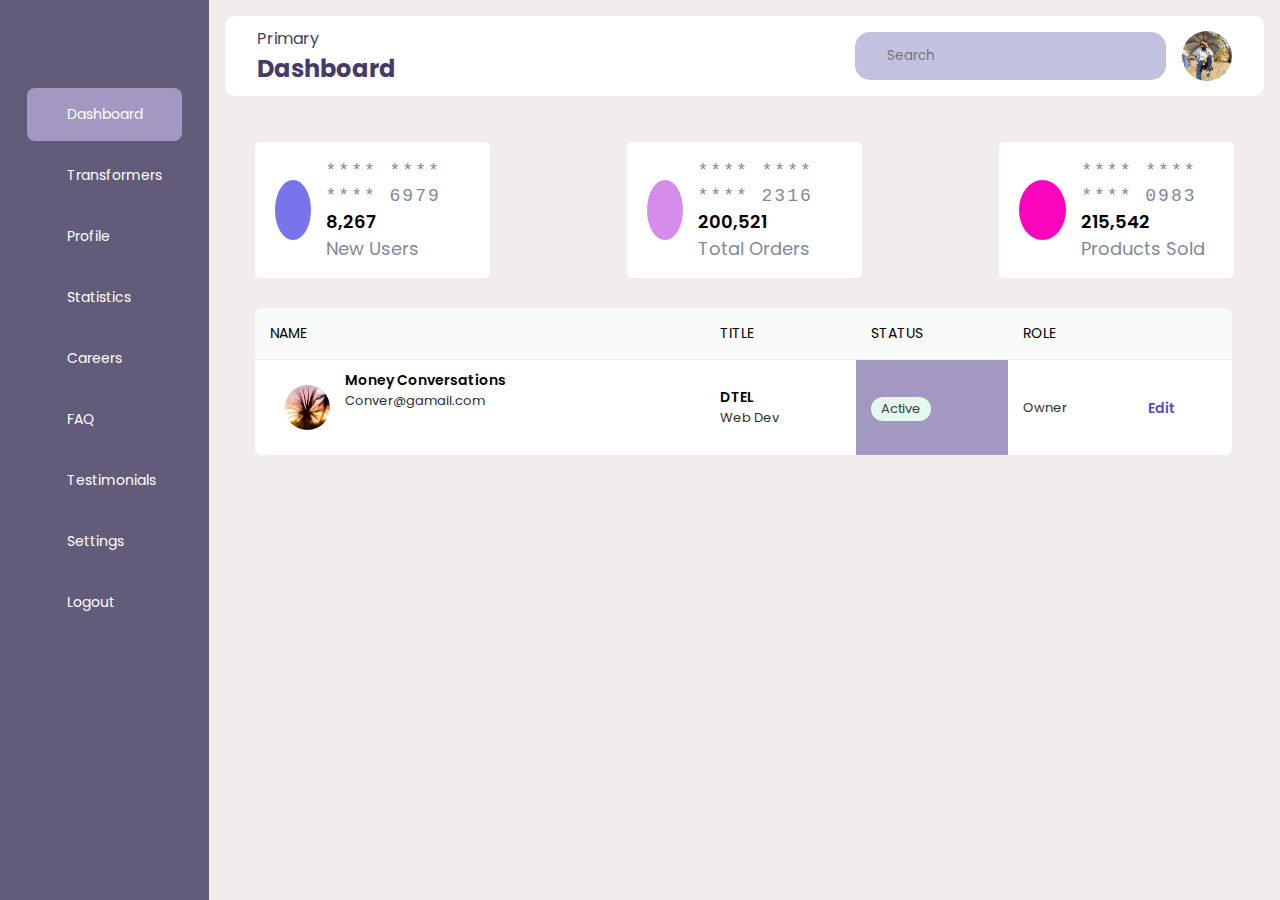
<file: dash/index.html>
<!DOCTYPE html>
<html lang="en">
<head>
  <meta charset="UTF-8" />
  <title>Dashboard Design | By code inf</title>
  <!-- Import Google Fonts -->
  <link rel="stylesheet" href="https://fonts.googleapis.com/css?family=Poppins" />
  <!-- Font Awesome CDN link -->
  <link rel="stylesheet" href="https://cdnjs.cloudflare.com/ajax/libs/font-awesome/6.5.1/css/all.min.css" integrity="sha512-DTOQO9RWCH3ppGqcWaEA1BIZOC6xxalwEsw9c2QQeAIftl+Vegovlnee1c9QX4TctnWMn13TZye+giMm8e2LwA==" crossorigin="anonymous" referrerpolicy="no-referrer" />
  <!-- Internal CSS -->
  <style>
    /* Import Google fonts */
    @import url('https://fonts.googleapis.com/css?family=Poppins');

    * {
      margin: 0;
      padding: 0;
      border: none;
      outline: none;
      box-sizing: border-box;
      font-family: "Poppins", sans-serif;
    }

    body {
      display: flex;
    }

    .sidebar {
      position: sticky;
      top: 0;
      left: 0;
      bottom: 0;
      width: 90px;
      height: 100vh;
      padding: 0 1.7rem;
      color: #fff;
      overflow: hidden;
      transition: all 0.5s linear;
      background: rgb(98, 92, 122);
    }

    .sidebar:hover {
      width: 240px;
      transition: 0.5s;
    }

    .log {
      height: 80px;
      padding: 16px;
    }

    .menu {
      height: 78%;
      position: relative;
      list-style: none;
      padding: 0;
    }

    .menu li {
      padding: 1rem;
      margin: 8px 0;
      border-radius: 8px;
      transition: all 0.5s ease-in-out;
    }

    .menu li:hover,
    .active {
      background: #a398c2;
    }

    .menu a {
      color: #fff;
      font-size: 14px;
      text-decoration: none;
      display: flex;
      align-items: center;
      gap: 1.5rem;
    }

    .menu a span {
      overflow: hidden;
    }

    .menu a i {
      font-size: 1.2rem;
    }

    /* Main body section */
    .main--content {
      position: relative;
      background: #f1eded;
      width: 100%;
      padding: 1rem;
    }

    .header--wrapper img {
      width: 50px;
      height: 50px;
      cursor: pointer;
      border-radius: 50%;
    }

    .header--wrapper {
      display: flex;
      justify-content: space-between;
      align-items: center;
      flex-wrap: wrap;
      background: #fff;
      border-radius: 10px;
      padding: 10px 2rem;
      margin-bottom: 1rem;
    }

    .header--title {
      color: #463b68;
    }

    .user--info {
      display: flex;
      align-items: center;
      gap: 1rem;
    }

    .search--box {
      background: rgb(194, 193, 224);
      border-radius: 15px;
      color: rgba(113, 99, 186, 255);
      display: flex;
      align-items: center;
      gap: 10px;
      padding: 4px 12px;
    }

    .search--box input {
      background: transparent;
      padding: 10px;
    }

    .search--box i {
      font-size: 1.2rem;
      cursor: pointer;
      transition: all 0.5s ease-out;
    }

    .search--box i:hover {
      transform: scale(1.1);
    }

    /* Card container */
    .card--container {
      background: #fff;
      padding: 2rem;
      border-radius: 10px;
    }

    .card--wrapper {
      display: flex;
      flex-wrap: wrap;
      gap: 1rem;
    }

    .main--title {
      color: rgba(113, 99, 186, 255);
      padding-bottom: 10px;
      font-size: 15px;
    }

    .payment--card {
      background: rgb(229, 223, 223);
      border-radius: 10px;
      padding: 1.2rem;
      width: 290px;
      height: 150px;
      display: flex;
      flex-direction: column;
      justify-content: space-between;
      transition: all 0.5s ease-in-out;
    }

    .payment--card:hover {
      transform: translateY(-5px);
    }

    .card--header {
      display: flex;
      justify-content: space-between;
      align-items: center;
      margin-bottom: 20px;
    }

    .amount {
      display: flex;
      flex-direction: column;
    }

    .title {
      font-size: 12px;
      font-weight: 200;
    }

    .amount--value {
      font-size: 24px;
      font-family: "Courier New", Courier, monospace;
      font-weight: 600;
    }

    .icon {
      color: #f8fdf7;
      padding: 1rem;
      height: 60px;
      width: 60px;
      text-align: center;
      border-radius: 50%;
      font-size: 1.5rem;
      background: red;
    }

    .card-detail {
      font-size: 18px;
      color: #777777;
      letter-spacing: 2px;
      font-family: "Courier New", Courier, monospace;
    }

    /* Skillful */
    .i-name {
      color: #444a53;
      padding: 30px 30px 0 30px;
      font-size: 24px;
      font-weight: 700;
    }

    .values {
      padding: 30px 30px 0 30px;
      display: flex;
      justify-content: space-between;
      align-items: center;
      flex-wrap: wrap;
    }

    .values .val-box {
      background: #fff;
      width: 235px;
      padding: 16px 20px;
      border-radius: 5px;
      display: flex;
      justify-content: flex-start;
      align-items: center;
    }

    .values .val-box i {
      font-size: 25px;
      width: 60px;
      height: 60px;
      line-height: 60px;
      border-radius: 50%;
      text-align: center;
      color: #fff;
      margin-right: 15px;
    }

    .val-box {
      flex-direction: row;
      justify-content: space-evenly;
      transition: all 0.5s ease-in-out;
    }

    .val-box:hover {
      transform: translateY(-5px);
    }

    .values .val-box:nth-child(1) i {
      background: #7874EC;
    }

    .values .val-box:nth-child(2) i {
      background: #d58ceb;
    }

    .values .val-box:nth-child(3) i {
      background: #fa05bd;
    }

    .values .val-box:nth-child(4) i {
      background: #cf20c7;
    }

    .values .val-box h3 {
      font-size: 18px;
      font-weight: 600;
    }

    .values .val-box span {
      font-size: 18px;
      color: #828997;
    }

    .card-detail {
      color: #444a53;
    }

    .board {
      width: 94%;
      margin: 30px 0 30px 30px;
      overflow: auto;
      background: #fff;
      border-radius: 8px;
    }

    .board img {
      width: 45px;
      height: 45px;
      object-fit: cover;
      border-radius: 50%;
      margin: 15px;
    }

    .board h5 {
      font-weight: 600;
      font-size: 14px;
    }

    .board p {
      font-weight: 400;
      font-size: 13px;
      color: #2e2e30;
    }

    .board .people {
      display: flex;
      justify-content: flex-start;
      text-align: start;
    }

    table {
      border-collapse: collapse;
    }

    tr {
      border-bottom: 1px solid #eef0f3;
    }

    thead td {
      font-size: 14px;
      text-transform: uppercase;
      font-weight: 400;
      background: #f9fafa;
      padding: 15px;
    }

    tbody tr td {
      padding: 10px 15px;
    }

    .active p {
      background: #e5f8eb;
      padding: 2px 10px;
      display: inline-block;
      border-radius: 40px;
      color: #354144;
    }

    .active {
      transition: all 0.5s ease-in-out;
    }

    .edit a {
      text-decoration: none;
      font-size: 14px;
      color: #554cd1;
      font-weight: 600;
    }
  </style>
</head>
<body>
  <div class="sidebar">
    <div class="log"></div>
    <ul class="menu">
      <li class="active">
        <a href="#">
          <i class="fas fa-tachometer-alt"></i>
          <span>Dashboard</span>
        </a>
      </li>
      <li>
        <a href="goonerwashe.html">
          <i class="fas fa-robot"></i>
          <span>Transformers</span>
        </a>
      </li>
      <li>
        <a href="profile.html">
          <i class="fas fa-user"></i>
          <span>Profile</span>
        </a>
      </li>
      <li>
        <a href="statistics.html">
          <i class="fas fa-chart-bar"></i>
          <span>Statistics</span>
        </a>
      </li>
      <li>
        <a href="careers.html">
          <i class="fas fa-briefcase"></i>
          <span>Careers</span>
        </a>
      </li>
      <li>
        <a href="FAQ.html">
          <i class="fas fa-question-circle"></i>
          <span>FAQ</span>
        </a>
      </li>
      <li>
        <a href="testimonials.html">
          <i class="fas fa-star"></i>
          <span>Testimonials</span>
        </a>
      </li>
      <li>
        <a href="settings.html">
          <i class="fas fa-cog"></i>
          <span>Settings</span>
        </a>
      </li>
      <li class="logout">
        <a href="Node.js">
          <i class="fas fa-sign-out-alt"></i>
          <span>Logout</span>
        </a>
      </li>
    </ul>
  </div>
  <div class="main--content">
    <div class="header--wrapper">
      <div class="header--title">
        <span>Primary</span>
        <h2>Dashboard</h2>
      </div>
      <div class="user--info">
        <div class="search--box">
          <i class="fa-solid fa-search"></i>
          <input type="text" placeholder="Search" />
        </div>
        <img src="pics/img2.jpg" alt="" />
      </div>
    </div>

    <div class="values">
      <div class="val-box">
        <i class="fas fa-users"></i>
        <div>
          <span class="card-detail">**** **** **** 6979</span>
          <h3>8,267</h3>
          <span>New Users</span>
        </div>
      </div>
      <div class="val-box">
        <i class="fas fa-shopping-cart"></i>
        <div>
          <span class="card-detail">**** **** **** 2316</span>
          <h3>200,521</h3>
          <span>Total Orders</span>
        </div>
      </div>
      <div class="val-box">
        <i class="fas fa-list icon"></i>
        <div>
          <span class="card-detail">**** **** **** 0983</span>
          <h3>215,542</h3>
          <span>Products Sold</span>
        </div>
      </div>
    </div>

    <div class="board">
      <table width="100%">
        <thead>
          <tr>
            <td>Name</td>
            <td>Title</td>
            <td>Status</td>
            <td>Role</td>
            <td></td>
          </tr>
        </thead>
        <tbody>
          <tr>
            <td class="people">
              <img src="pics/img1.jpg" alt="" />
              <div class="people-de">
                <h5>Money Conversations</h5>
                <p>Conver@gamail.com</p>
              </div>
            </td>
            <td class="people-des">
              <h5>DTEL</h5>
              <p>Web Dev</p>
            </td>
            <td class="active"><p>Active</p></td>
            <td class="role">
              <p>Owner</p>
            </td>
            <td class="edit"><a href="#">Edit</a></td>
          </tr>
          <!-- Additional rows here -->
        </tbody>
      </table>
    </div>
  </div>
</body>
</html>
</file>
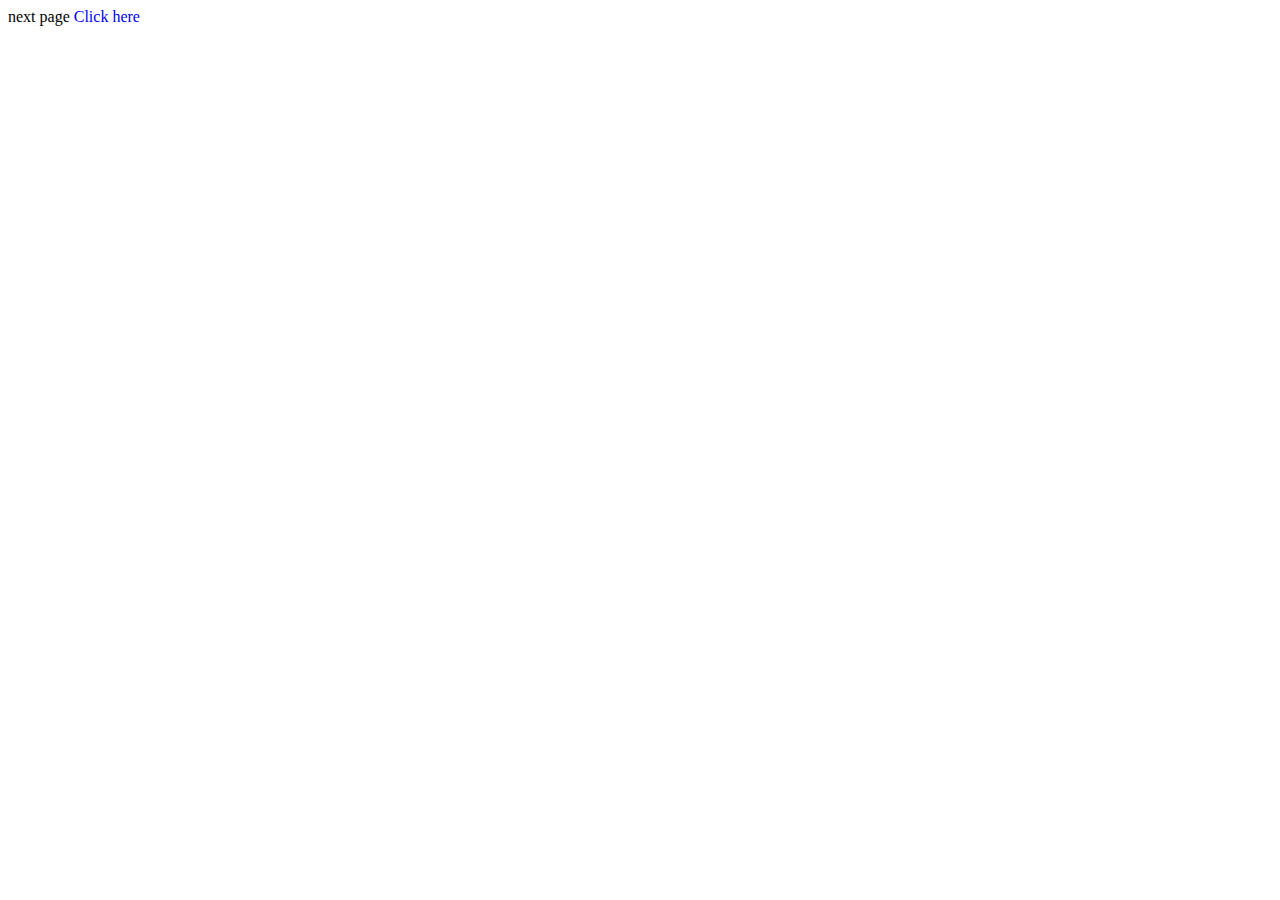
<file: dash/button.html>
<html>

<head>
    <title>Button</title>
    <style>
        .btn{
            text-decoration: none;
        }
    </style>
</head>

    <body>
        <div>
            next page
            <a class="btn"href="profile.html" target="_blank"> Click here</a>
        </div>
    </body>
</html>
</file>
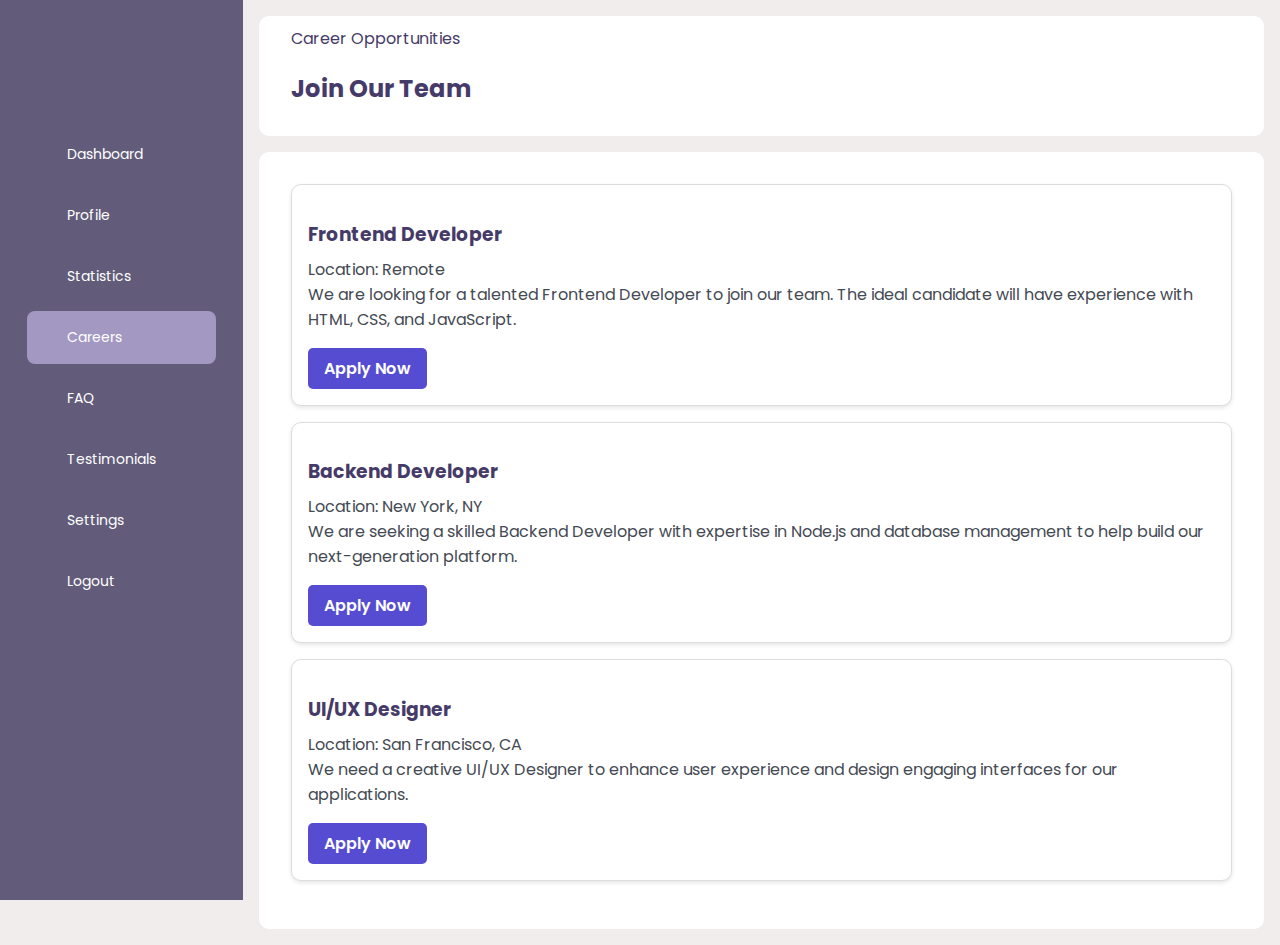
<file: dash/careers.html>
<!DOCTYPE html>
<html lang="en">
<head>
  <meta charset="UTF-8" />
  <title>Careers | Dashboard</title>
  <!-- Import Google Fonts -->
  <link rel="stylesheet" href="https://fonts.googleapis.com/css?family=Poppins" />
  <!-- Font Awesome CDN link -->
  <link rel="stylesheet" href="https://cdnjs.cloudflare.com/ajax/libs/font-awesome/6.5.1/css/all.min.css" integrity="sha512-DTOQO9RWCH3ppGqcWaEA1BIZOC6xxalwEsw9c2QQeAIftl+Vegovlnee1c9QX4TctnWMn13TZye+giMm8e2LwA==" crossorigin="anonymous" referrerpolicy="no-referrer" />
  <!-- Internal CSS -->
  <style>
    /* Import Google fonts */
    @import url('https://fonts.googleapis.com/css?family=Poppins');

    body {
      display: flex;
      font-family: "Poppins", sans-serif;
      background: #f1eded;
      margin: 0;
    }

    .sidebar {
      position: sticky;
      top: 0;
      left: 0;
      bottom: 0;
      width: 70px;
      height: 100vh;
      padding: 0 1.7rem;
      color: #fff;
      overflow: hidden;
      transition: all 0.5s linear;
      background: rgb(98, 92, 122);
    }

    .sidebar:hover {
      width: 240px;
      transition: 0.5s;
    }

    .log {
      height: 80px;
      padding: 16px;
    }

    .menu {
      height: 88%;
      position: relative;
      list-style: none;
      padding: 0;
    }

    .menu li {
      padding: 1rem;
      margin: 8px 0;
      border-radius: 8px;
      transition: all 0.5s ease-in-out;
    }

    .menu li:hover,
    .active {
      background: #a398c2;
    }

    .menu a {
      color: #fff;
      font-size: 14px;
      text-decoration: none;
      display: flex;
      align-items: center;
      gap: 1.5rem;
    }

    .menu a span {
      overflow: hidden;
    }

    .menu a i {
      font-size: 1.2rem;
    }

    .main--content {
      position: relative;
      background: #f1eded;
      width: 100%;
      padding: 1rem;
    }

    .header--wrapper {
      display: flex;
      justify-content: space-between;
      align-items: center;
      flex-wrap: wrap;
      background: #fff;
      border-radius: 10px;
      padding: 10px 2rem;
      margin-bottom: 1rem;
    }

    .header--title {
      color: #463b68;
    }

    .search--box {
      background: rgb(194, 193, 224);
      border-radius: 15px;
      color: rgba(113, 99, 186, 255);
      display: flex;
      align-items: center;
      gap: 10px;
      padding: 4px 12px;
    }

    .search--box input {
      background: transparent;
      padding: 10px;
    }

    .search--box i {
      font-size: 1.2rem;
      cursor: pointer;
      transition: all 0.5s ease-out;
    }

    .search--box i:hover {
      transform: scale(1.1);
    }

    .card--container {
      background: #fff;
      padding: 2rem;
      border-radius: 10px;
    }

    .card--wrapper {
      display: flex;
      flex-wrap: wrap;
      gap: 1rem;
    }

    .main--title {
      color: rgba(113, 99, 186, 255);
      padding-bottom: 10px;
      font-size: 15px;
    }

    .job-card {
      background: #fff;
      border: 1px solid #ddd;
      border-radius: 10px;
      padding: 1rem;
      margin-bottom: 1rem;
      box-shadow: 0 2px 4px rgba(0, 0, 0, 0.1);
    }

    .job-card h3 {
      margin-bottom: 0.5rem;
      color: #463b68;
    }

    .job-card p {
      font-size: 16px;
      color: #444a53;
      margin: 0;
    }

    .apply-btn {
      display: inline-block;
      margin-top: 1rem;
      padding: 0.5rem 1rem;
      color: #fff;
      background: #554cd1;
      border-radius: 5px;
      text-decoration: none;
      font-weight: 600;
    }

    .apply-btn:hover {
      background: #463b68;
    }
  </style>
</head>
<body>
  <div class="sidebar">
    <div class="log"></div>
    <ul class="menu">
      <li>
        <a href="index.html">
          <i class="fas fa-tachometer-alt"></i>
          <span>Dashboard</span>
        </a>
      </li>
      <li>
        <a href="profile.html">
          <i class="fas fa-user"></i>
          <span>Profile</span>
        </a>
      </li>
      <li>
        <a href="statistics.html">
          <i class="fas fa-chart-bar"></i>
          <span>Statistics</span>
        </a>
      </li>
      <li class="active">
        <a href="careers.html">
          <i class="fas fa-briefcase"></i>
          <span>Careers</span>
        </a>
      </li>
      <li>
        <a href="#">
          <i class="fas fa-question-circle"></i>
          <span>FAQ</span>
        </a>
      </li>
      <li>
        <a href="#">
          <i class="fas fa-star"></i>
          <span>Testimonials</span>
        </a>
      </li>
      <li>
        <a href="#">
          <i class="fas fa-cog"></i>
          <span>Settings</span>
        </a>
      </li>
      <li class="logout">
        <a href="#">
          <i class="fas fa-sign-out-alt"></i>
          <span>Logout</span>
        </a>
      </li>
    </ul>
  </div>
  <div class="main--content">
    <div class="header--wrapper">
      <div class="header--title">
        <span>Career Opportunities</span>
        <h2>Join Our Team</h2>
      </div>
    </div>

    <div class="card--container">
      <div class="job-card">
        <h3>Frontend Developer</h3>
        <p>Location: Remote</p>
        <p>We are looking for a talented Frontend Developer to join our team. The ideal candidate will have experience with HTML, CSS, and JavaScript.</p>
        <a href="#" class="apply-btn">Apply Now</a>
      </div>

      <div class="job-card">
        <h3>Backend Developer</h3>
        <p>Location: New York, NY</p>
        <p>We are seeking a skilled Backend Developer with expertise in Node.js and database management to help build our next-generation platform.</p>
        <a href="#" class="apply-btn">Apply Now</a>
      </div>

      <div class="job-card">
        <h3>UI/UX Designer</h3>
        <p>Location: San Francisco, CA</p>
        <p>We need a creative UI/UX Designer to enhance user experience and design engaging interfaces for our applications.</p>
        <a href="#" class="apply-btn">Apply Now</a>
      </div>

      <!-- Add more job cards as needed -->
    </div>
  </div>
</body>
</html>
</file>
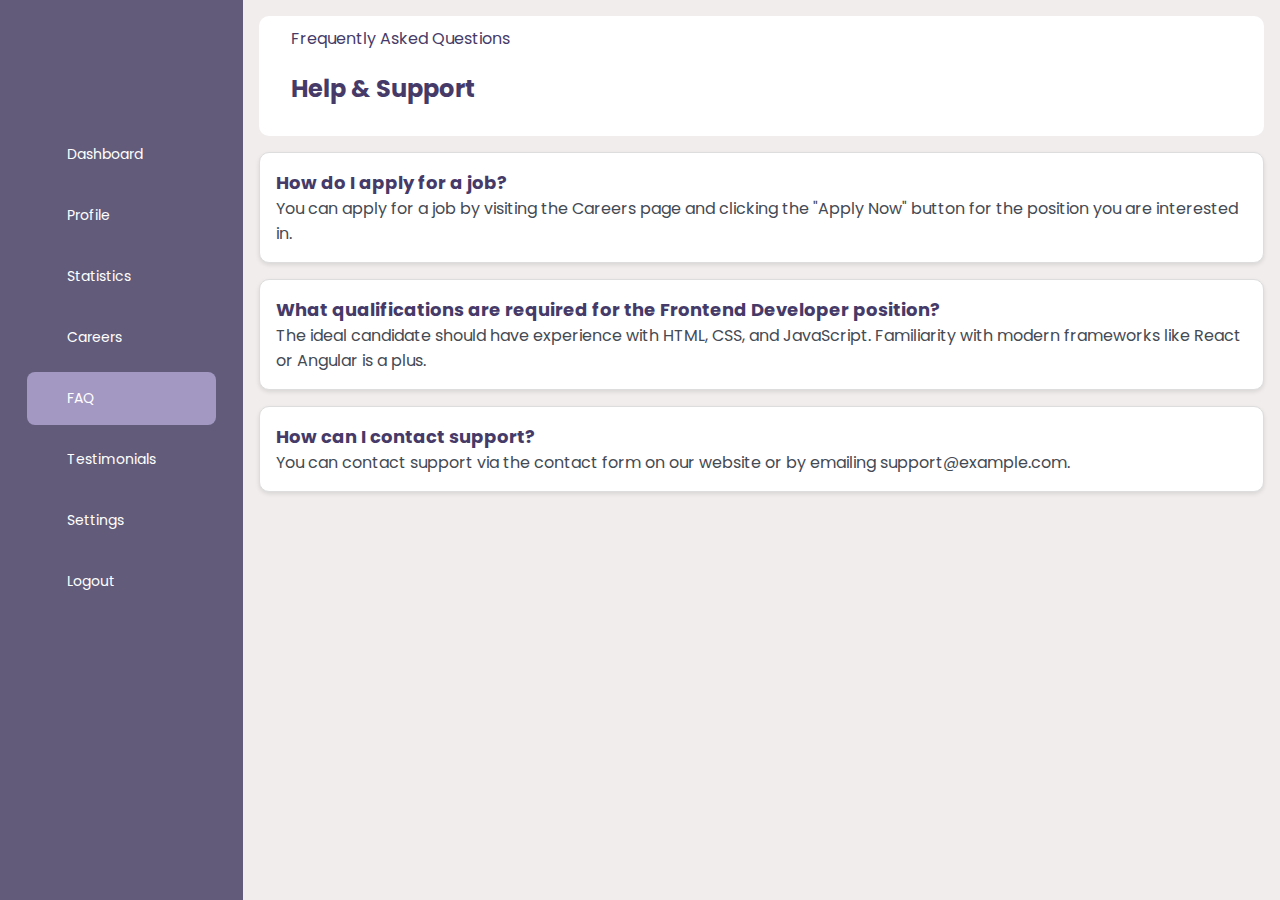
<file: dash/FAQ.html>
<!DOCTYPE html>
<html lang="en">
<head>
  <meta charset="UTF-8" />
  <meta name="description" content="Frequently Asked Questions - Find answers to common questions about our services and policies.">
  <meta name="keywords" content="FAQ, frequently asked questions, support, help">
  <title>FAQ | Dashboard</title>
  <!-- Import Google Fonts -->
  <link rel="stylesheet" href="https://fonts.googleapis.com/css?family=Poppins" />
  <!-- Font Awesome CDN link -->
  <link rel="stylesheet" href="https://cdnjs.cloudflare.com/ajax/libs/font-awesome/6.5.1/css/all.min.css" integrity="sha512-DTOQO9RWCH3ppGqcWaEA1BIZOC6xxalwEsw9c2QQeAIftl+Vegovlnee1c9QX4TctnWMn13TZye+giMm8e2LwA==" crossorigin="anonymous" referrerpolicy="no-referrer" />
  <!-- Internal CSS -->
  <style>
    /* Import Google fonts */
    @import url('https://fonts.googleapis.com/css?family=Poppins');

    body {
      display: flex;
      font-family: "Poppins", sans-serif;
      background: #f1eded;
      margin: 0;
    }

    .sidebar {
      position: sticky;
      top: 0;
      left: 0;
      bottom: 0;
      width: 70px;
      height: 100vh;
      padding: 0 1.7rem;
      color: #fff;
      overflow: hidden;
      transition: all 0.5s linear;
      background: rgb(98, 92, 122);
    }

    .sidebar:hover {
      width: 240px;
      transition: 0.5s;
    }

    .log {
      height: 80px;
      padding: 16px;
    }

    .menu {
      height: 88%;
      position: relative;
      list-style: none;
      padding: 0;
    }

    .menu li {
      padding: 1rem;
      margin: 8px 0;
      border-radius: 8px;
      transition: all 0.5s ease-in-out;
    }

    .menu li:hover,
    .active {
      background: #a398c2;
    }

    .menu a {
      color: #fff;
      font-size: 14px;
      text-decoration: none;
      display: flex;
      align-items: center;
      gap: 1.5rem;
    }

    .menu a span {
      overflow: hidden;
    }

    .menu a i {
      font-size: 1.2rem;
    }

    .main--content {
      position: relative;
      background: #f1eded;
      width: 100%;
      padding: 1rem;
    }

    .header--wrapper {
      display: flex;
      justify-content: space-between;
      align-items: center;
      flex-wrap: wrap;
      background: #fff;
      border-radius: 10px;
      padding: 10px 2rem;
      margin-bottom: 1rem;
    }

    .header--title {
      color: #463b68;
    }

    .faq-item {
      background: #fff;
      border: 1px solid #ddd;
      border-radius: 10px;
      padding: 1rem;
      margin-bottom: 1rem;
      box-shadow: 0 2px 4px rgba(0, 0, 0, 0.1);
    }

    .faq-item h3 {
      margin: 0;
      color: #463b68;
      font-size: 18px;
    }

    .faq-item p {
      color: #444a53;
      margin: 0;
    }
  </style>
</head>
<body>
  <div class="sidebar">
    <div class="log"></div>
    <ul class="menu">
      <li>
        <a href="index.html">
          <i class="fas fa-tachometer-alt"></i>
          <span>Dashboard</span>
        </a>
      </li>
      <li>
        <a href="profile.html">
          <i class="fas fa-user"></i>
          <span>Profile</span>
        </a>
      </li>
      <li>
        <a href="statistics.html">
          <i class="fas fa-chart-bar"></i>
          <span>Statistics</span>
        </a>
      </li>
      <li>
        <a href="careers.html">
          <i class="fas fa-briefcase"></i>
          <span>Careers</span>
        </a>
      </li>
      <li class="active">
        <a href="faq.html">
          <i class="fas fa-question-circle"></i>
          <span>FAQ</span>
        </a>
      </li>
      <li>
        <a href="#">
          <i class="fas fa-star"></i>
          <span>Testimonials</span>
        </a>
      </li>
      <li>
        <a href="#">
          <i class="fas fa-cog"></i>
          <span>Settings</span>
        </a>
      </li>
      <li class="logout">
        <a href="#">
          <i class="fas fa-sign-out-alt"></i>
          <span>Logout</span>
        </a>
      </li>
    </ul>
  </div>
  <div class="main--content">
    <div class="header--wrapper">
      <div class="header--title">
        <span>Frequently Asked Questions</span>
        <h2>Help & Support</h2>
      </div>
    </div>

    <div class="card--container">
      <div class="faq-item">
        <h3>How do I apply for a job?</h3>
        <p>You can apply for a job by visiting the Careers page and clicking the "Apply Now" button for the position you are interested in.</p>
      </div>

      <div class="faq-item">
        <h3>What qualifications are required for the Frontend Developer position?</h3>
        <p>The ideal candidate should have experience with HTML, CSS, and JavaScript. Familiarity with modern frameworks like React or Angular is a plus.</p>
      </div>

      <div class="faq-item">
        <h3>How can I contact support?</h3>
        <p>You can contact support via the contact form on our website or by emailing support@example.com.</p>
      </div>

      <!-- Add more FAQ items as needed -->
    </div>
  </div>
</body>
</html>
</file>
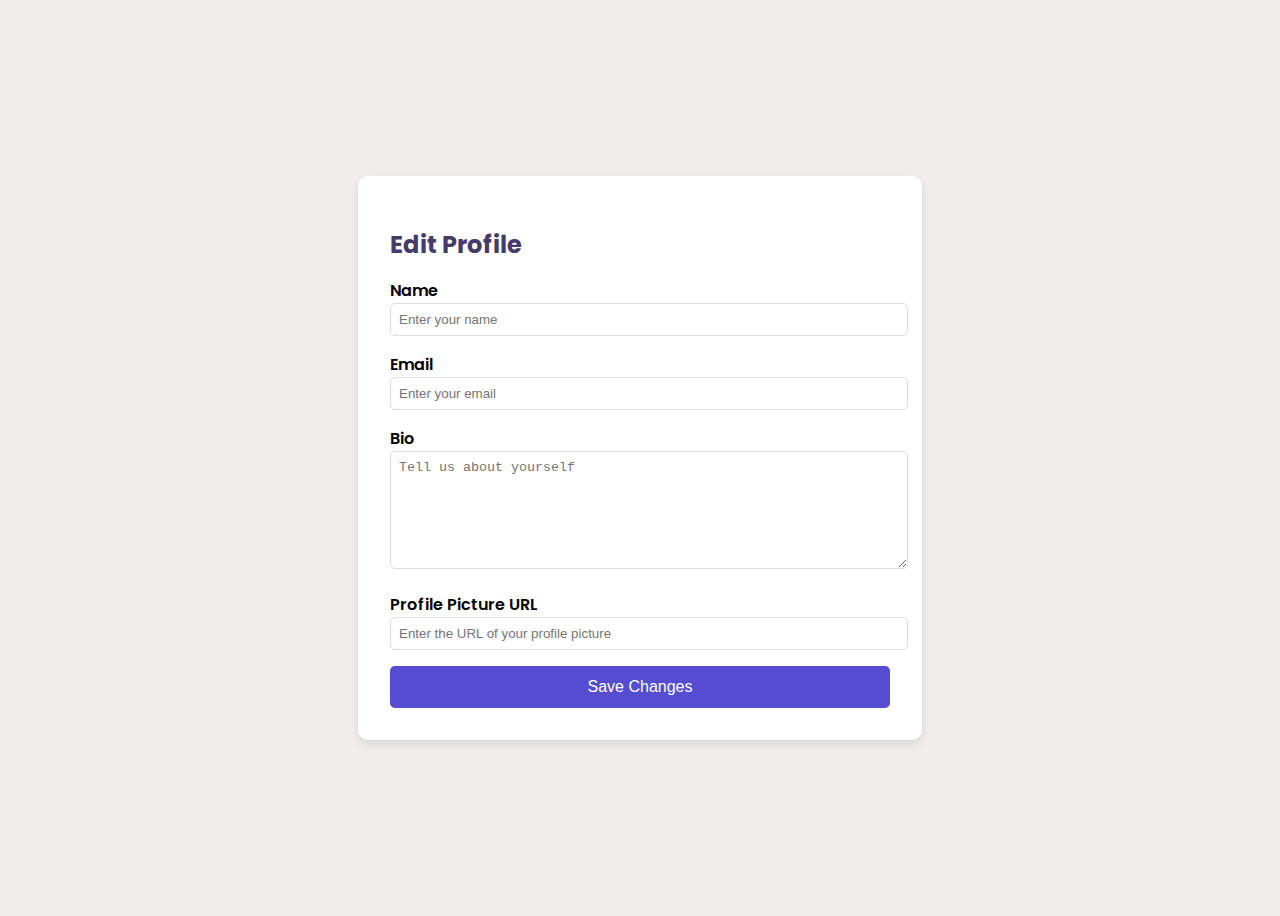
<file: dash/profile.html>
<!DOCTYPE html>
<html lang="en">
<head>
  <meta charset="UTF-8" />
  <title>Edit Profile</title>
  <!-- Import Google Fonts -->
  <link rel="stylesheet" href="https://fonts.googleapis.com/css?family=Poppins" />
  <!-- Font Awesome CDN link -->
  <link rel="stylesheet" href="https://cdnjs.cloudflare.com/ajax/libs/font-awesome/6.5.1/css/all.min.css" integrity="sha512-DTOQO9RWCH3ppGqcWaEA1BIZOC6xxalwEsw9c2QQeAIftl+Vegovlnee1c9QX4TctnWMn13TZye+giMm8e2LwA==" crossorigin="anonymous" referrerpolicy="no-referrer" />
  <!-- Internal CSS -->
  <style>
    /* Import Google fonts */
    @import url('https://fonts.googleapis.com/css?family=Poppins');

    body {
      font-family: "Poppins", sans-serif;
      background: #f1eded;
      display: flex;
      justify-content: center;
      align-items: center;
      height: 100vh;
    }

    .profile-container {
      background: #fff;
      padding: 2rem;
      border-radius: 10px;
      box-shadow: 0 4px 8px rgba(0, 0, 0, 0.1);
      max-width: 500px;
      width: 100%;
    }

    .profile-container h2 {
      color: #463b68;
      margin-bottom: 1rem;
    }

    .profile-container form {
      display: flex;
      flex-direction: column;
    }

    .profile-container form .form-group {
      margin-bottom: 1rem;
    }

    .profile-container form .form-group label {
      font-weight: 600;
      margin-bottom: 0.5rem;
    }

    .profile-container form .form-group input,
    .profile-container form .form-group textarea {
      width: 100%;
      padding: 0.5rem;
      border: 1px solid #ddd;
      border-radius: 5px;
    }

    .profile-container form .form-group textarea {
      resize: vertical;
      height: 100px;
    }

    .profile-container form button {
      background: #554cd1;
      color: #fff;
      padding: 0.75rem;
      border: none;
      border-radius: 5px;
      cursor: pointer;
      font-size: 16px;
      transition: background 0.3s;
    }

    .profile-container form button:hover {
      background: #3b35b1;
    }
  </style>
</head>
<body>
  <div class="profile-container">
    <h2>Edit Profile</h2>
    <form>
      <div class="form-group">
        <label for="name">Name</label>
        <input type="text" id="name" name="name" placeholder="Enter your name" required />
      </div>
      <div class="form-group">
        <label for="email">Email</label>
        <input type="email" id="email" name="email" placeholder="Enter your email" required />
      </div>
      <div class="form-group">
        <label for="bio">Bio</label>
        <textarea id="bio" name="bio" placeholder="Tell us about yourself"></textarea>
      </div>
      <div class="form-group">
        <label for="profile-pic">Profile Picture URL</label>
        <input type="text" id="profile-pic" name="profile-pic" placeholder="Enter the URL of your profile picture" />
      </div>
      <button type="submit">Save Changes</button>
    </form>
  </div>
</body>
</html>
</file>
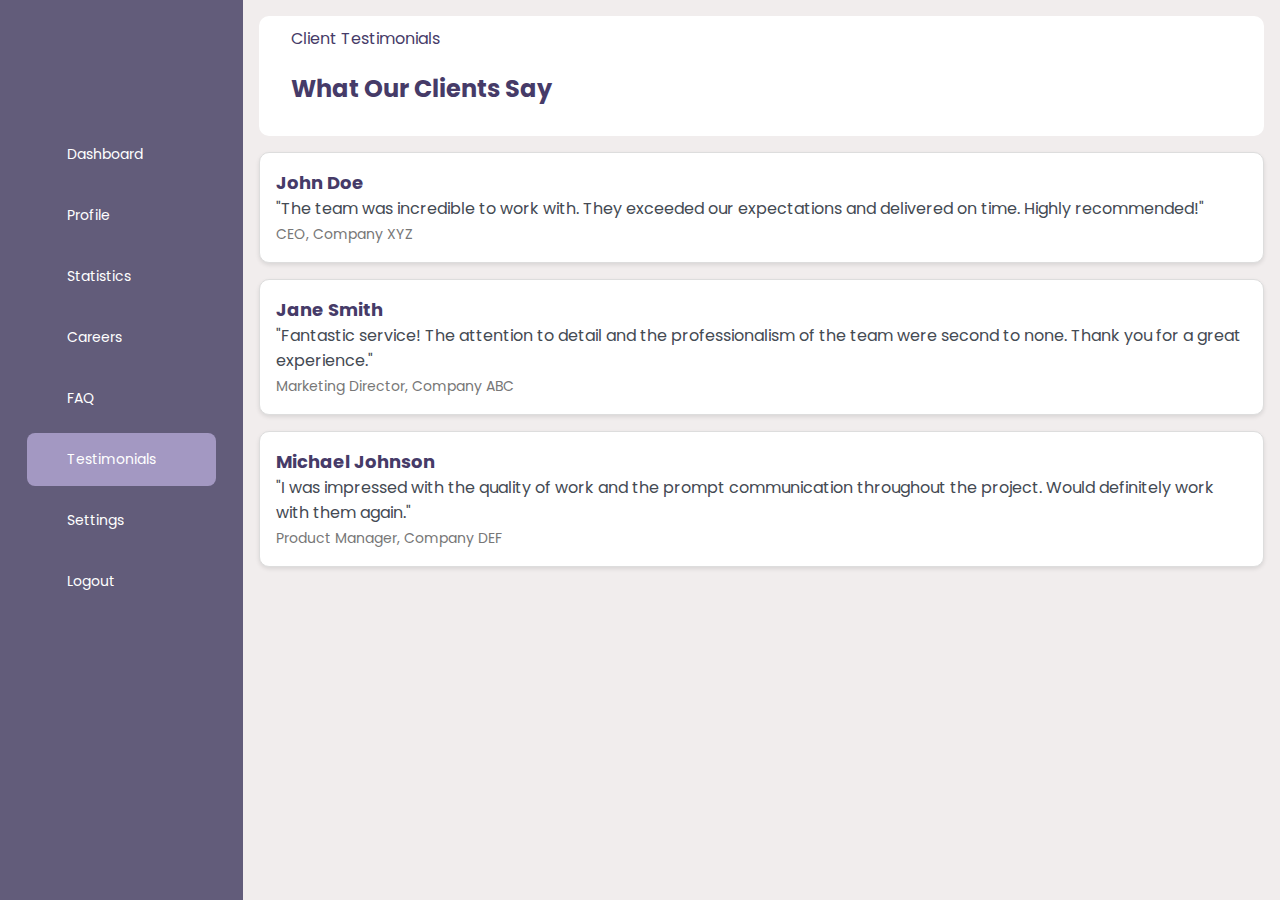
<file: dash/testimonials.html>
<!DOCTYPE html>
<html lang="en">
<head>
  <meta charset="UTF-8" />
  <meta name="description" content="Read testimonials from our clients and users. Discover their experiences and feedback about our services.">
  <meta name="keywords" content="testimonials, client feedback, user reviews, experiences">
  <title>Testimonials | Dashboard</title>
  <!-- Import Google Fonts -->
  <link rel="stylesheet" href="https://fonts.googleapis.com/css?family=Poppins" />
  <!-- Font Awesome CDN link -->
  <link rel="stylesheet" href="https://cdnjs.cloudflare.com/ajax/libs/font-awesome/6.5.1/css/all.min.css" integrity="sha512-DTOQO9RWCH3ppGqcWaEA1BIZOC6xxalwEsw9c2QQeAIftl+Vegovlnee1c9QX4TctnWMn13TZye+giMm8e2LwA==" crossorigin="anonymous" referrerpolicy="no-referrer" />
  <!-- Internal CSS -->
  <style>
    /* Import Google fonts */
    @import url('https://fonts.googleapis.com/css?family=Poppins');

    body {
      display: flex;
      font-family: "Poppins", sans-serif;
      background: #f1eded;
      margin: 0;
    }

    .sidebar {
      position: sticky;
      top: 0;
      left: 0;
      bottom: 0;
      width: 70px;
      height: 100vh;
      padding: 0 1.7rem;
      color: #fff;
      overflow: hidden;
      transition: all 0.5s linear;
      background: rgb(98, 92, 122);
    }

    .sidebar:hover {
      width: 240px;
      transition: 0.5s;
    }

    .log {
      height: 80px;
      padding: 16px;
    }

    .menu {
      height: 88%;
      position: relative;
      list-style: none;
      padding: 0;
    }

    .menu li {
      padding: 1rem;
      margin: 8px 0;
      border-radius: 8px;
      transition: all 0.5s ease-in-out;
    }

    .menu li:hover,
    .active {
      background: #a398c2;
    }

    .menu a {
      color: #fff;
      font-size: 14px;
      text-decoration: none;
      display: flex;
      align-items: center;
      gap: 1.5rem;
    }

    .menu a span {
      overflow: hidden;
    }

    .menu a i {
      font-size: 1.2rem;
    }

    .main--content {
      position: relative;
      background: #f1eded;
      width: 100%;
      padding: 1rem;
    }

    .header--wrapper {
      display: flex;
      justify-content: space-between;
      align-items: center;
      flex-wrap: wrap;
      background: #fff;
      border-radius: 10px;
      padding: 10px 2rem;
      margin-bottom: 1rem;
    }

    .header--title {
      color: #463b68;
    }

    .testimonial-item {
      background: #fff;
      border: 1px solid #ddd;
      border-radius: 10px;
      padding: 1rem;
      margin-bottom: 1rem;
      box-shadow: 0 2px 4px rgba(0, 0, 0, 0.1);
    }

    .testimonial-item h3 {
      margin: 0;
      color: #463b68;
      font-size: 18px;
    }

    .testimonial-item p {
      color: #444a53;
      margin: 0;
    }

    .testimonial-item span {
      font-size: 14px;
      color: #777;
    }
  </style>
</head>
<body>
  <div class="sidebar">
    <div class="log"></div>
    <ul class="menu">
      <li>
        <a href="index.html">
          <i class="fas fa-tachometer-alt"></i>
          <span>Dashboard</span>
        </a>
      </li>
      <li>
        <a href="profile.html">
          <i class="fas fa-user"></i>
          <span>Profile</span>
        </a>
      </li>
      <li>
        <a href="statistics.html">
          <i class="fas fa-chart-bar"></i>
          <span>Statistics</span>
        </a>
      </li>
      <li>
        <a href="careers.html">
          <i class="fas fa-briefcase"></i>
          <span>Careers</span>
        </a>
      </li>
      <li>
        <a href="faq.html">
          <i class="fas fa-question-circle"></i>
          <span>FAQ</span>
        </a>
      </li>
      <li class="active">
        <a href="testimonials.html">
          <i class="fas fa-star"></i>
          <span>Testimonials</span>
        </a>
      </li>
      <li>
        <a href="#">
          <i class="fas fa-cog"></i>
          <span>Settings</span>
        </a>
      </li>
      <li class="logout">
        <a href="#">
          <i class="fas fa-sign-out-alt"></i>
          <span>Logout</span>
        </a>
      </li>
    </ul>
  </div>
  <div class="main--content">
    <div class="header--wrapper">
      <div class="header--title">
        <span>Client Testimonials</span>
        <h2>What Our Clients Say</h2>
      </div>
    </div>

    <div class="card--container">
      <div class="testimonial-item">
        <h3>John Doe</h3>
        <p>"The team was incredible to work with. They exceeded our expectations and delivered on time. Highly recommended!"</p>
        <span>CEO, Company XYZ</span>
      </div>

      <div class="testimonial-item">
        <h3>Jane Smith</h3>
        <p>"Fantastic service! The attention to detail and the professionalism of the team were second to none. Thank you for a great experience."</p>
        <span>Marketing Director, Company ABC</span>
      </div>

      <div class="testimonial-item">
        <h3>Michael Johnson</h3>
        <p>"I was impressed with the quality of work and the prompt communication throughout the project. Would definitely work with them again."</p>
        <span>Product Manager, Company DEF</span>
      </div>

      <!-- Add more testimonial items as needed -->
    </div>
  </div>
</body>
</html>
</file>
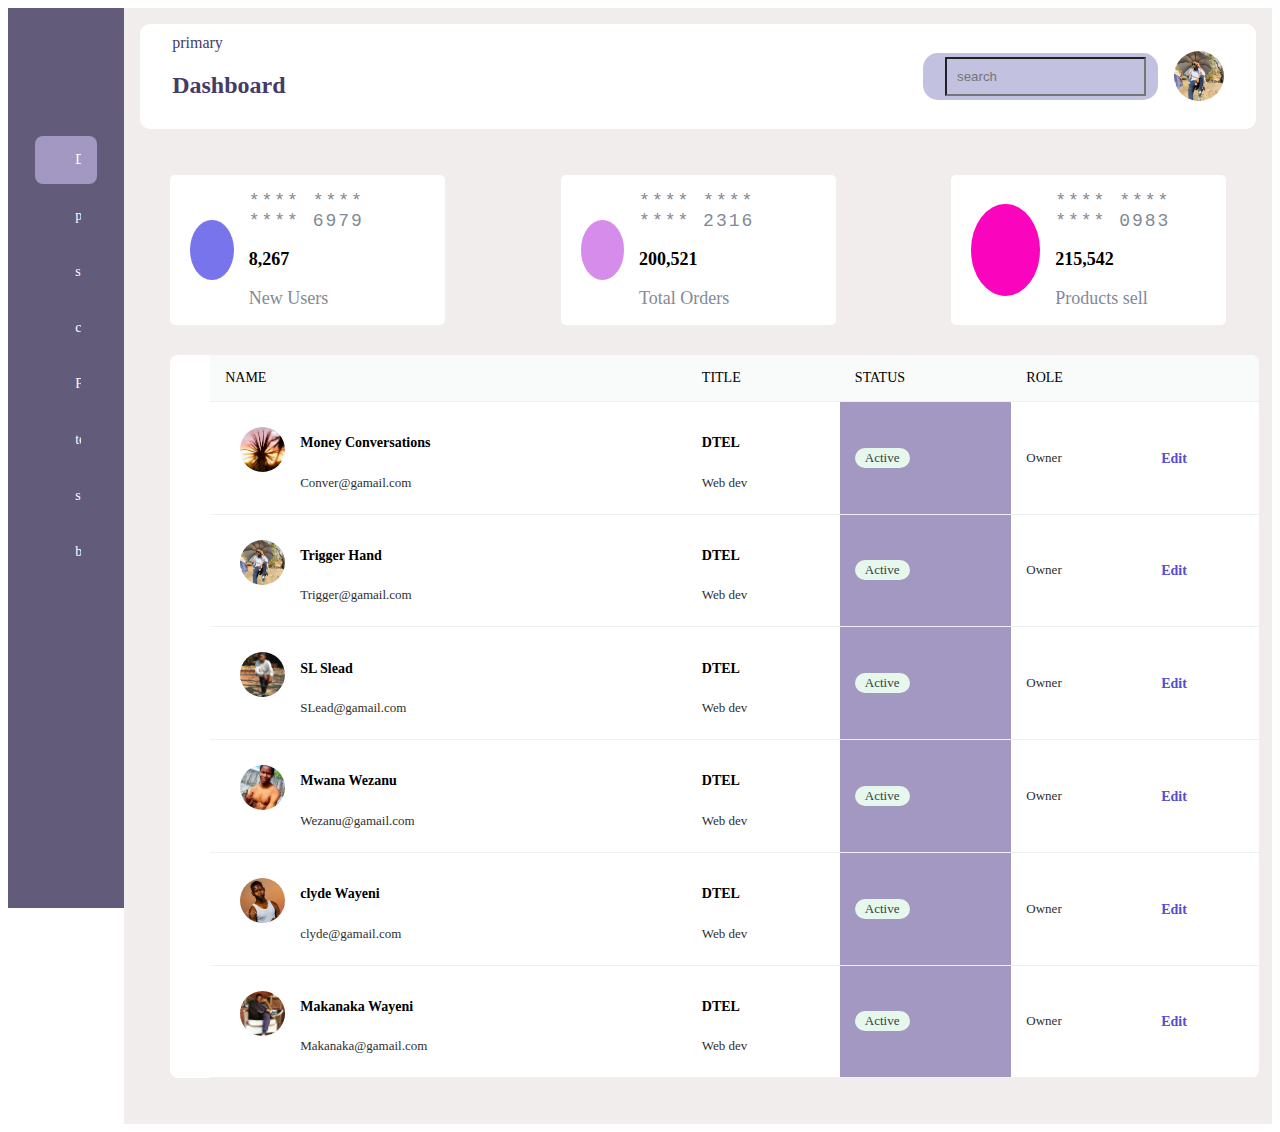
<file: dash/unwanted.html>
<!DOCTYPE html>
<html lang="en">
 <head>
  <meta charset="UTF-g" />
  <title>Dashboard Design | By code inf</title>
  <link rel="stylesheet" href="style.css" />
  <!--font Awesome cdn link-->
  <link
   rel="stylesheet" 
   href="https://cdnjs.cloudflare.com/ajax/libs/font-awesome/6.5.1/css/all.min.css" integrity="sha512-DTOQO9RWCH3ppGqcWaEA1BIZOC6xxalwEsw9c2QQeAIftl+Vegovlnee1c9QX4TctnWMn13TZye+giMm8e2LwA==" crossorigin="anonymous" referrerpolicy="no-referrer" 
   />

</head>
<body>
  <div class="sidebar">
    <div class="log"></div>
    <ul class="menu">
      <li class="active">
        <a herf="#">
          <i class="fas fa-tachometer-alt"></i>
          <span>Dashboard</span>
        </a>
      </li>
      <li>
        <a herf="#">
          <i class="fas fa-user"></i>
          <span>profile</span>
        </a>
      </li>
      <li>
        <a herf="#">
          <i class="fas fa-chart-bar"></i>
          <span>statistics</span>
        </a>
      </li>
      <li>
        <a herf="#">
          <i class="fas fa-briefcase"></i>
          <span>careers</span>
        </a>
      </li>
      <li>
        <a herf="#">
          <i class="fas fa-question-circle"></i>
          <span>FAQ</span>
        </a>
      </li>
      <li>
        <a herf="#">
          <i class="fas fa-star"></i>
          <span>testimonials</span>
        </a>
      </li>
      <li>
        <a herf="#">
          <i class="fas fa-cog"></i>
          <span>settings</span>
        </a>
      </li>
      <li class="logout">
        <a herf="#">
          <i class="fas fa-sign-out-alt"></i>
          <span>buda</span>
        </a>
      </li>
    </ul>
  </div>
  <div class="main--content">
    <div class="header--wrapper">
      <div class="header--title">
        <span>primary</span>
        <h2>Dashboard</h2>
        </div>
        <div class="user--info">
          <div class="search--box">
          <i class="fa-solid
          fa-search"></i>
          <input type="text"
          placeholder="search" />
        </div>
        <img src="pics/img2.jpg" alt=""/>
       </div>
      </div>
    
    <div class="values">
     <div class="val-box">
      <i class="fas fa-users"></i>
      <div>
        <span class="card-detail">**** **** **** 6979</span>
        <h3>8,267</h3>
        <span>New Users</span>
      </div>
     </div>
     <div class="val-box">
      <i class="fas fa-shopping-cart"></i>
      <div>
        <span class="card-detail">**** **** **** 2316</span>
        <h3>200,521</h3>
        <span>Total Orders</span>
      </div>
     </div>
     <div class="val-box">
      <i class="fas fa-list icon"></i>
      <div>
        <span class="card-detail">**** **** **** 0983</span>
        <h3>215,542</h3>
        <span>Products sell</span>
      </div>
     </div>
    </div>

    <dir class="board">
      <table width="100%">
       <thead>
        <tr>
          <td>Name</td>
          <td>Title</td>
          <td>Status</td>
          <td>Role</td>
          <td></td>
        </tr>
       </thead>
       <tbody>
        <tr>

          <td class="people">
            <img src="pics/img1.jpg" alt="">
            <div class="people-de">
              <h5>Money Conversations</h5>
              <p>Conver@gamail.com</p>
            </div>
          </td>

          <td class="people-des">
            <h5>DTEL</h5>
            <P>Web dev</P>
          </td>

         <td class="active"><p> Active</p></td>

         <td class="role">
          <p>Owner</p>
         </td>

         <td class="edit"><a href="#">Edit</a></td>
        </tr>

        <tr>

          <td class="people">
            <img src="pics/img2.jpg" alt="">
            <div class="people-de">
              <h5>Trigger Hand</h5>
              <p>Trigger@gamail.com</p>
            </div>
          </td>

          <td class="people-des">
            <h5>DTEL</h5>
            <P>Web dev</P>
          </td>

         <td class="active"><p> Active</p></td>

         <td class="role">
          <p>Owner</p>
         </td>

         <td class="edit"><a href="#">Edit</a></td>
        </tr>

        <tr>

          <td class="people">
            <img src="pics/img3.JPG" alt="">
            <div class="people-de">
              <h5>SL Slead</h5>
              <p>SLead@gamail.com</p>
            </div>
          </td>

          <td class="people-des">
            <h5>DTEL</h5>
            <P>Web dev</P>
          </td>

         <td class="active"><p> Active</p></td>

         <td class="role">
          <p>Owner</p>
         </td>

         <td class="edit"><a href="#">Edit</a></td>
        </tr>

        <tr>

          <td class="people">
            <img src="pics/img5.JPG" alt="">
            <div class="people-de">
              <h5>Mwana Wezanu</h5>
              <p>Wezanu@gamail.com</p>
            </div>
          </td>

          <td class="people-des">
            <h5>DTEL</h5>
            <P>Web dev</P>
          </td>

         <td class="active"><p> Active</p></td>

         <td class="role">
          <p>Owner</p>
         </td>

         <td class="edit"><a href="#">Edit</a></td>
        </tr>

        <tr>

          <td class="people">
            <img src="pics/img6.jpg" alt="">
            <div class="people-de">
              <h5>clyde Wayeni</h5>
              <p>clyde@gamail.com</p>
            </div>
          </td>

          <td class="people-des">
            <h5>DTEL</h5>
            <P>Web dev</P>
          </td>

         <td class="active"><p> Active</p></td>

         <td class="role">
          <p>Owner</p>
         </td>

         <td class="edit"><a href="#">Edit</a></td>
        </tr>

        <tr>

          <td class="people">
            <img src="pics/img7.jpg" alt="">
            <div class="people-de">
              <h5>Makanaka Wayeni</h5>
              <p>Makanaka@gamail.com</p>
            </div>
          </td>

          <td class="people-des">
            <h5>DTEL</h5>
            <P>Web dev</P>
          </td>

         <td class="active"><p> Active</p></td>

         <td class="role">
          <p>Owner</p>
         </td>

         <td class="edit"><a href="#">Edit</a></td>
        </tr>

       </tbody>
       </table>
      </dir>
  </section>

  </body>
</html>
</file>
<file: dash/style.css>
/* inport Google fonts cnd link */
<link rel="stylesheet"href="https://fonts.googleapis.com/css?family=Poppins"/>
*{
  margin: 0;
  padding: 0;
  border: none;
  outline: none;
  box-sizing: border-box;
  font-family: "Poppins", sans-serif;
}
body {
  display: flex;
}
.sidebar {
  position: sticky;
  top: 0;
  left: 0;
  bottom: 0;
  width: 70px;
  height: 100vh;
  padding: 0 1.7rem;
  color: #fff;
  overflow: hidden;
  transition: all 0.5s linear;
  background: rgb(98, 92, 122);
}
.sidebar:hover {
width: 240px;
transition: 0.5s;
}
.log {
  height: 80px;
  padding: 16px;
}
.menu{
  height: 88%;
  position: relative;
  list-style: none;
  padding: 0;
}
.menu li{
  padding: 1rem;
  margin: 8px 0;
  border-radius: 8px;
  transition: all 0.5s ease-in-out;
}
.menu li:hover,
.active {
 background: #a398c2;
}
.menu a {
  color: #fff;
  font-size: 14px;
  text-decoration: none;
  display: flex;
  align-items: center;
  gap: 1.5rem;
}
.menu a span{
  overflow:hidden;
}
.menu a i {
  font-size: 1.2rem;
}


  /* **** main body section *** */
  .main--content{
  position: relative;
  background: #f1eded;
  width: 100%;
  padding: 1rem;
  }

  .header--wrapper img {
    width: 50px;
    height: 50px;
    cursor: pointer;
    border-radius: 50%;
  }
.header--wrapper {
  display: flex;
  justify-content: space-between;
  align-items: center;
  flex-wrap: wrap;
  background: #fff;
  border-radius:10px;
  padding: 10px 2rem;
  margin-bottom: 1rem;
}
.header--title {
  color:#463b68 ;
}
.user--info {
  display: flex;
  align-items: center;
  gap:1rem;
}
.search--box {
  background: rgb(194, 193, 224);
  border-radius:15px;
  color: rgba(113, 99, 186, 255);
  display: flex;
  align-items: center;
  gap: 10px;
  padding: 4px 12px;
  }
  .search--box input {
    background: transparent;
    padding: 10px;
  }
  .search--box i {
    font-size: 1.2rem;
    cursor: pointer;
    transition: all 0.5s ease-out;
  }
  .search--box i:hover {
    transform: scale(1.1);
  }
  

  /* ****** card container ****** */
  .card--container {
    background: #fff;
    padding: 2rem;
    border-radius: 10px;
      }
  .card--wrapper {
    display: flex;
    flex-wrap: wrap;
    gap: 1rem;
      }
  .main--title {
    color: rgba(113, 99, 186, 255);
    padding-bottom: 10px;
    font-size: 15px;
      } 
  .payment--card {
    background: rgb(229, 223, 223);
    border-radius: 10px;
    padding: 1.2rem;
    width: 290px;
    height: 150px;
    display: flex;
    flex-direction: column;
    justify-content: space-between;
    transition: all 0.5s ease-in-out;
      }   
      .payment--card:hover {
        transform: translateY(-5px);
      }
      .card--header {
        display: flex;
        justify-content: space-between;
        align-items: center;
        margin-bottom: 20px;
      }
      .amount {
        display: flex;
        flex-direction: column;
      }
      .title {
        font-size: 12px;
        font-weight: 200;
      }
      .amount--value {
        font-size: 24px;
        font-family: "Courier New", Courier,monospace;
        font-weight: 600;
      }
      .icon {
        color: #f8fdf7;
        padding: 1rem;
        height: 60px;
        width: 60px;
        text-align: center;
        border-radius: 50%;
        font-size: 1.5rem;
        background: red;
      }
      .card-detail {
        font-size: 18px;
        color: #777777;
        letter-spacing: 2px;
        font-family: "Courier New", Courier,monospace;
      }

      /* skilfull */

      .i-name {
        color: #444a53;
        padding: 30px 30px 0 30px;
        font-size: 24px;
        font-weight: 700;
      }
      .values {
        padding: 30px 30px 0 30px;
        display: flex;
        justify-content: space-between;
        align-items: center;
        flex-wrap: wrap;
      }
      .values .val-box{
        background: #fff;
        width: 235px;
        padding: 16px 20px;
        border-radius: 5px;
        display: flex;
        justify-content: flex-start;
        align-items: center;
      }
      .values .val-box i {
        font-size: 25px;
        width: 60px;
        height: 60px;
        line-height: 60px;
        border-radius: 50%;
        text-align: center;
        color: #fff;
        margin-right: 15px;
      }
      .val-box {
        flex-direction: row;
        justify-content: space-evenly;
        transition: all 0.5s ease-in-out;
      }
      .val-box:hover {
        transform: translateY(-5px);
      }
      .values .val-box:nth-child(1) i{
        background: #7874EC;
      }
      .values .val-box:nth-child(2) i{
        background: #d58ceb;
      }
      .values .val-box:nth-child(3) i{
        background: #fa05bd;
      }    
      .values .val-box:nth-child(4) i{
        background: #cf20c7;
      }      
      .values .val-box h3 { 
        font-size: 18px;
        font-weight: 600;
      }
      .values .val-box span {
        font-size: 18px;
        color: #828997;
      }
      .card-detail {
        color: #444a53;
      }
      .board {
        width:94%;
        margin: 30px 0 30px 30px;
        overflow: auto;
        background: #fff;
        border-radius: 8px;
      }

      .board img {
        width: 45px;
        height: 45px;
        object-fit: cover;
        border-radius: 50%;
        margin: 15px;
      }


      .board h5 {
        font-weight: 600;
        font-size: 14px;
      }

      .board p {
        font-weight: 400;
        font-size: 13px;
        color:#2e2e30
      }
      .board .people{
        display: flex;
        justify-content: flex-start;
        text-align: start;
      }
      table{
        border-collapse: collapse;
      }
      tr{
        border-bottom: 1px solid #eef0f3;
      }
      thead td{
        font-size: 14px;
        text-transform: uppercase;
        font-weight: 400;
        background: #f9fafa;
        padding: 15px;
      }

      tbody tr td {
        padding: 10px 15px;
      }
      .active p{
        background: #e5f8eb;
        padding: 2px 10px;
        display: inline-block;
        border-radius: 40px;
        color: #354144;
      }
      .active {
        transition: all 0.5s ease-in-out;
      }
      .edit a {
        text-decoration: none;
        font-size: 14px;
        color: #554cd1;
        font-weight: 600;
      }
</file>
